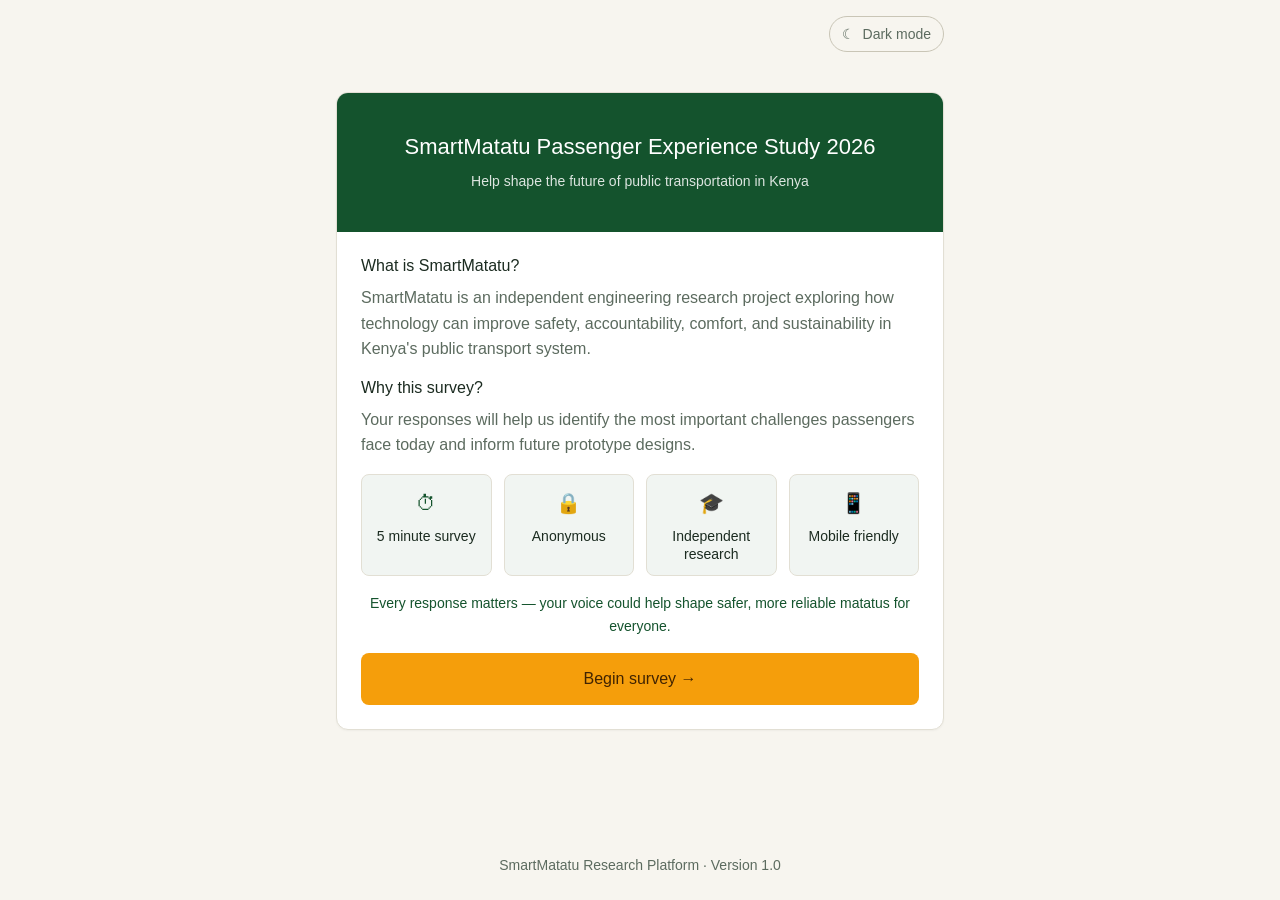
<file: index.html>
<!DOCTYPE html>
<html lang="en" data-theme="light">
<head>
  <meta charset="UTF-8" />
  <meta name="viewport" content="width=device-width, initial-scale=1.0" />
  <title>SmartMatatu Passenger Experience Study 2026</title>
  <meta name="robots" content="index, follow" />
  <link rel="stylesheet" href="css/base.css" />
  <link rel="stylesheet" href="css/layout.css" />
  <link rel="stylesheet" href="css/components.css" />
</head>
<body>

<div class="page">
  <header class="site-header">
    <button type="button" id="theme-toggle-btn" class="theme-toggle" aria-label="Switch to dark mode">
      <span aria-hidden="true" id="theme-toggle-icon">&#9789;</span>
      <span id="theme-toggle-label">Dark mode</span>
    </button>
  </header>

  <main class="page__content">
    <section class="hero-card" aria-labelledby="study-title">

      <div class="hero-card__banner">
        <h1 id="study-title" style="color:inherit; font-size:var(--font-size-lg);">
          SmartMatatu Passenger Experience Study 2026
        </h1>
        <p style="color:inherit; opacity:0.85; margin-top:var(--space-xs); font-size:var(--font-size-sm);">
          Help shape the future of public transportation in Kenya
        </p>
      </div>

      <div class="hero-card__body">

        <div>
          <h2 style="font-size:var(--font-size-base); margin-bottom:var(--space-xs);">What is SmartMatatu?</h2>
          <p>SmartMatatu is an independent engineering research project exploring how technology
          can improve safety, accountability, comfort, and sustainability in Kenya's public
          transport system.</p>
        </div>

        <div>
          <h2 style="font-size:var(--font-size-base); margin-bottom:var(--space-xs);">Why this survey?</h2>
          <p>Your responses will help us identify the most important challenges passengers face
          today and inform future prototype designs.</p>
        </div>

        <ul class="trust-badges" style="list-style:none;">
          <li class="trust-badge">
            <span class="trust-badge__icon" aria-hidden="true">&#9201;</span>
            <span class="trust-badge__label">5 minute survey</span>
          </li>
          <li class="trust-badge">
            <span class="trust-badge__icon" aria-hidden="true">&#128274;</span>
            <span class="trust-badge__label">Anonymous</span>
          </li>
          <li class="trust-badge">
            <span class="trust-badge__icon" aria-hidden="true">&#127891;</span>
            <span class="trust-badge__label">Independent research</span>
          </li>
          <li class="trust-badge">
            <span class="trust-badge__icon" aria-hidden="true">&#128241;</span>
            <span class="trust-badge__label">Mobile friendly</span>
          </li>
        </ul>

        <p class="invitation-line">
          Every response matters — your voice could help shape safer,
          more reliable matatus for everyone.
        </p>

        <button type="button" id="begin-survey-btn" class="btn btn--primary">
          Begin survey &#8594;
        </button>

      </div>
    </section>
  </main>

  <footer class="site-footer">
    <p>SmartMatatu Research Platform &middot; Version 1.0</p>
  </footer>
</div>

<!-- Scripts loaded in sequential order to share the global window namespace -->
<script src="js/data/questions.js"></script>
<script src="js/storage/storage.js"></script>
<script src="js/engine/validation.js"></script>
<script src="js/engine/engine.js"></script>
<script src="js/app.js"></script>
</body>
</html>
</file>
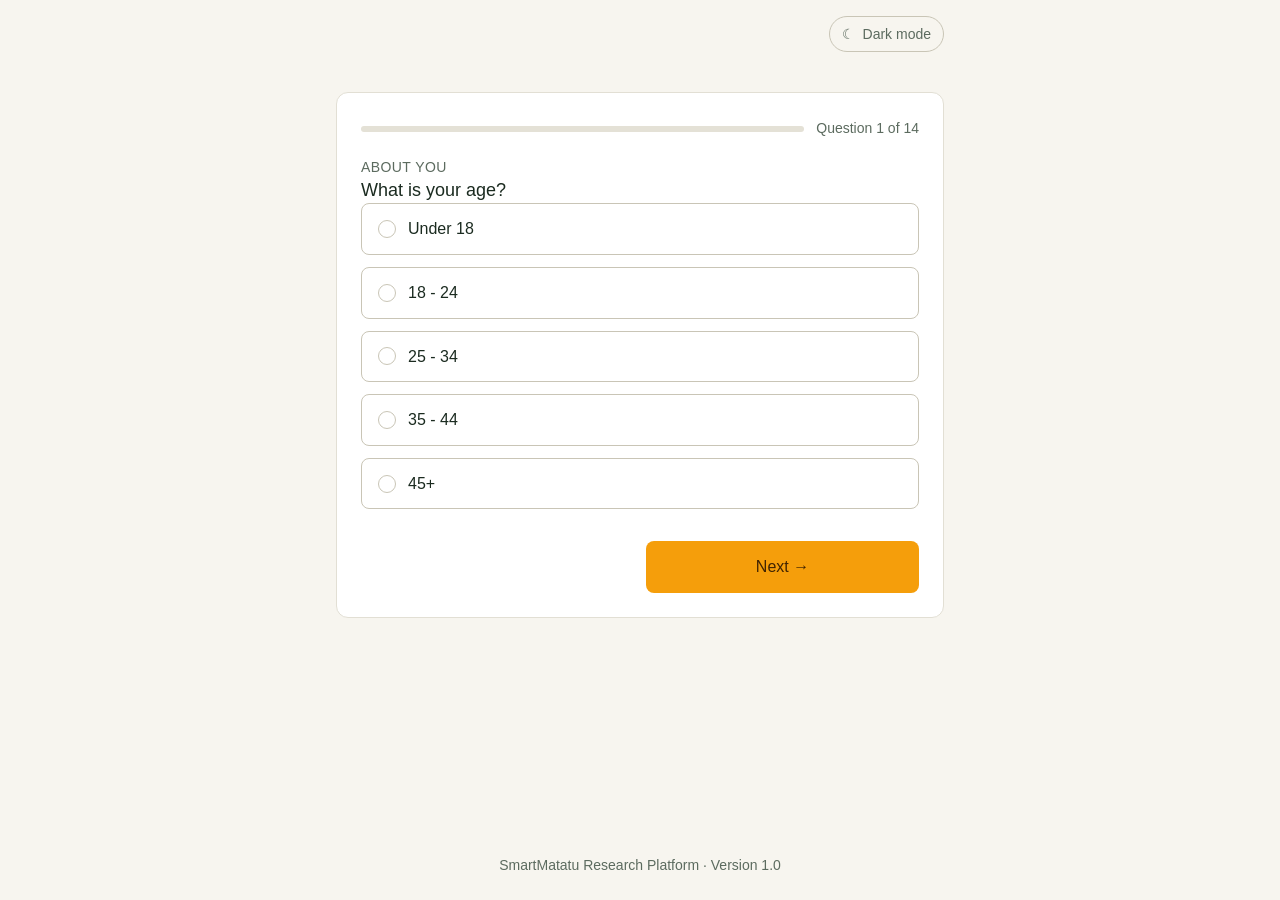
<file: survey.html>
<!DOCTYPE html>
<html lang="en" data-theme="light">
<head>
  <meta charset="UTF-8" />
  <meta name="viewport" content="width=device-width, initial-scale=1.0" />
  <title>Survey — SmartMatatu Passenger Experience Study 2026</title>
  <meta name="robots" content="noindex, nofollow" />
  <link rel="stylesheet" href="css/base.css" />
  <link rel="stylesheet" href="css/layout.css" />
  <link rel="stylesheet" href="css/components.css" />
</head>
<body>

<div class="page">
  <header class="site-header">
    <button type="button" id="theme-toggle-btn" class="theme-toggle" aria-label="Switch to dark mode">
      <span aria-hidden="true" id="theme-toggle-icon">&#9789;</span>
      <span id="theme-toggle-label">Dark mode</span>
    </button>
  </header>

  <main class="page__content">
    <div class="survey-card">

      <div class="survey-card__progress-row" role="progressbar" aria-labelledby="progress-label">
        <div class="progress-track">
          <div class="progress-fill" id="progress-fill"></div>
        </div>
        <span class="progress-label" id="progress-label">Question 1</span>
      </div>

      <div id="question-container" aria-live="polite" aria-atomic="true">
        <noscript>
          <p style="color:var(--color-text-secondary); padding:var(--space-md);">
            This survey requires JavaScript. Please enable it and refresh.
          </p>
        </noscript>
      </div>

      <div class="survey-card__nav">
        <button type="button" id="previous-btn" class="btn btn--secondary"
                style="visibility:hidden;" aria-label="Go to previous question">
          &#8592; Previous
        </button>
        <button type="button" id="next-btn" class="btn btn--primary"
                aria-label="Go to next question">
          Next &#8594;
        </button>
      </div>

    </div>
  </main>

  <footer class="site-footer">
    <p>SmartMatatu Research Platform &middot; Version 1.0</p>
  </footer>
</div>

<script src="js/data/questions.js"></script>
<script src="js/storage/storage.js"></script>
<script src="js/engine/validation.js"></script>
<script src="js/engine/engine.js"></script>
<script src="js/app.js"></script>
</body>
</html>
</file>
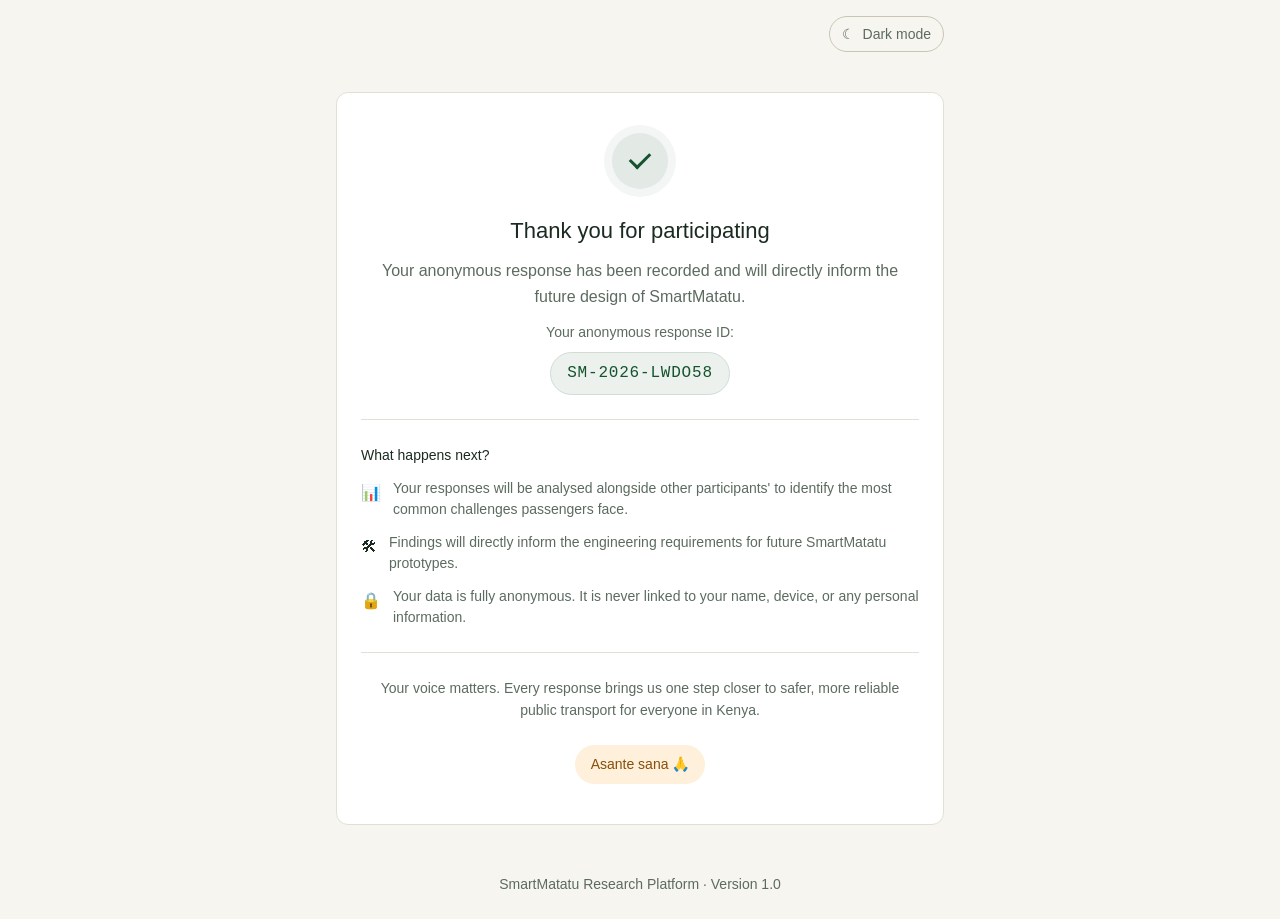
<file: thank-you.html>
<!DOCTYPE html>
<html lang="en" data-theme="light">
<head>
  <meta charset="UTF-8" />
  <meta name="viewport" content="width=device-width, initial-scale=1.0" />
  <title>Thank You — SmartMatatu Passenger Experience Study 2026</title>
  <meta name="robots" content="noindex, nofollow" />
  <link rel="stylesheet" href="css/base.css" />
  <link rel="stylesheet" href="css/layout.css" />
  <link rel="stylesheet" href="css/components.css" />
</head>
<body>

<div class="page">
  <header class="site-header">
    <button type="button" id="theme-toggle-btn" class="theme-toggle" aria-label="Switch to dark mode">
      <span aria-hidden="true" id="theme-toggle-icon">&#9789;</span>
      <span id="theme-toggle-label">Dark mode</span>
    </button>
  </header>

  <main class="page__content">
    <div class="thank-you-card">

      <div class="success-icon" role="img" aria-label="Success"></div>

      <h1 style="font-size:var(--font-size-lg); color:var(--color-text-primary);">
        Thank you for participating
      </h1>

      <p style="font-size:var(--font-size-base);">
        Your anonymous response has been recorded and will directly
        inform the future design of SmartMatatu.
      </p>

      <div>
        <p style="font-size:var(--font-size-sm); margin-bottom:var(--space-xs);">
          Your anonymous response ID:
        </p>
        <span class="response-id-display" id="response-id-display">&#8212;</span>
      </div>

      <div class="section-divider"></div>

      <div style="width:100%;">
        <p style="font-size:var(--font-size-sm); font-weight:500; color:var(--color-text-primary);
                  margin-bottom:var(--space-sm); text-align:left;">What happens next?</p>
        <div style="display:flex; flex-direction:column; gap:var(--space-sm);">
          <div class="what-next-item">
            <span class="what-next-item__icon" aria-hidden="true">&#128202;</span>
            <p class="what-next-item__text">Your responses will be analysed alongside other
            participants' to identify the most common challenges passengers face.</p>
          </div>
          <div class="what-next-item">
            <span class="what-next-item__icon" aria-hidden="true">&#128736;</span>
            <p class="what-next-item__text">Findings will directly inform the engineering
            requirements for future SmartMatatu prototypes.</p>
          </div>
          <div class="what-next-item">
            <span class="what-next-item__icon" aria-hidden="true">&#128274;</span>
            <p class="what-next-item__text">Your data is fully anonymous. It is never linked
            to your name, device, or any personal information.</p>
          </div>
        </div>
      </div>

      <div class="section-divider"></div>

      <p style="font-size:var(--font-size-sm);">
        Your voice matters. Every response brings us one step closer to safer,
        more reliable public transport for everyone in Kenya.
      </p>

      <span class="closing-badge">Asante sana &#128591;</span>

    </div>
  </main>

  <footer class="site-footer">
    <p>SmartMatatu Research Platform &middot; Version 1.0</p>
  </footer>
</div>

<script src="js/data/questions.js"></script>
<script src="js/storage/storage.js"></script>
<script src="js/engine/validation.js"></script>
<script src="js/engine/engine.js"></script>
<script src="js/app.js"></script>
</body>
</html>
</file>
<file: css/base.css>
/* ==========================================================================
   base.css
   PURPOSE: Reset styles, design tokens, typography, global accessibility.
   ========================================================================== */

:root {
  --color-primary: #14532d;        /* Deep Green */
  --color-primary-light: #1a6b3a;  /* Slightly lighter green */
  --color-accent: #f59e0b;         /* Gold */
  --color-success: #15803d;        /* Emerald green */

  --color-page-bg: #f7f5ef;        /* Soft off-white page background */
  --color-card-bg: #ffffff;        /* White card background */
  --color-track-bg: #e4e1d6;       /* Progress bar track */

  --color-text-primary: #1b2b20;   /* Main body text */
  --color-text-secondary: #5c6b5f; /* Supporting/muted text */
  --color-text-on-accent: #412402; /* Text on gold */
  --color-text-on-primary: #ffffff;/* Text on green */

  --color-border: #e2dfd4;         
  --color-border-strong: #c9c5b6;  

  --font-sans: -apple-system, BlinkMacSystemFont, "Segoe UI", Roboto, Helvetica, Arial, sans-serif;

  --font-size-sm: 0.875rem;   /* 14px */
  --font-size-base: 1rem;     /* 16px */
  --font-size-md: 1.125rem;   /* 18px */
  --font-size-lg: 1.375rem;   /* 22px */
  --font-size-xl: 1.75rem;    /* 28px */

  --space-xs: 0.5rem;   /* 8px  */
  --space-sm: 0.75rem;  /* 12px */
  --space-md: 1rem;     /* 16px */
  --space-lg: 1.5rem;   /* 24px */
  --space-xl: 2.5rem;   /* 40px */

  --radius-sm: 8px;   
  --radius-md: 12px;  
  --radius-pill: 999px; 

  --transition-base: 200ms ease;
}

[data-theme="dark"] {
  --color-primary: #3ea868;
  --color-primary-light: #5bc183;
  --color-accent: #f5a623;
  --color-success: #4ade80;

  --color-page-bg: #15201a;
  --color-card-bg: #1e2a22;
  --color-track-bg: #2c3a30;

  --color-text-primary: #e9f0ea;
  --color-text-secondary: #9fb2a4;
  --color-text-on-accent: #1b1203;
  --color-text-on-primary: #ffffff;

  --color-border: #2c3a30;
  --color-border-strong: #3c4d40;
}

*,
*::before,
*::after {
  box-sizing: border-box;
  margin: 0;
  padding: 0;
}

html {
  scroll-behavior: smooth;
}

img,
svg {
  display: block;
  max-width: 100%;
}

button,
input,
select,
textarea {
  font: inherit;
  color: inherit;
}

button {
  cursor: pointer;
  background: none;
  border: none;
}

a {
  color: inherit;
}

body {
  font-family: var(--font-sans);
  font-size: var(--font-size-base);
  line-height: 1.6;
  color: var(--color-text-primary);
  background-color: var(--color-page-bg);
  transition: background-color var(--transition-base), color var(--transition-base);
}

h1, h2, h3 {
  font-weight: 500;
  line-height: 1.3;
}

h1 { font-size: var(--font-size-xl); }
h2 { font-size: var(--font-size-lg); }
h3 { font-size: var(--font-size-md); }

p {
  color: var(--color-text-secondary);
}

@media (prefers-reduced-motion: reduce) {
  *,
  *::before,
  *::after {
    animation-duration: 0.01ms !important;
    animation-iteration-count: 1 !important;
    transition-duration: 0.01ms !important;
    scroll-behavior: auto !important;
  }
}

.sr-only {
  position: absolute;
  width: 1px;
  height: 1px;
  padding: 0;
  margin: -1px;
  overflow: hidden;
  clip: rect(0, 0, 0, 0);
  white-space: nowrap;
  border: 0;
}

a:focus-visible,
button:focus-visible,
input:focus-visible,
select:focus-visible,
textarea:focus-visible,
[tabindex]:focus-visible {
  outline: 2px solid var(--color-primary);
  outline-offset: 2px;
}
</file>
<file: css/layout.css>
/* ==========================================================================
   layout.css
   PURPOSE: Grid setups, page structural frameworks, and card layouts.
   ========================================================================== */

.page {
  min-height: 100vh;
  display: flex;
  flex-direction: column;
}

.page__content {
  flex: 1;
  width: 100%;
  max-width: 640px;
  margin-inline: auto;
  padding: var(--space-lg) var(--space-md);
}

.site-header {
  width: 100%;
  max-width: 640px;
  margin-inline: auto;
  padding: var(--space-md);
  display: flex;
  justify-content: flex-end;
}

.site-footer {
  width: 100%;
  text-align: center;
  padding: var(--space-lg) var(--space-md);
  font-size: var(--font-size-sm);
  color: var(--color-text-secondary);
}

.hero-card {
  background-color: var(--color-card-bg);
  border: 0.5px solid var(--color-border);
  border-radius: var(--radius-md);
  overflow: hidden;
  box-shadow: 0 1px 2px rgba(0, 0, 0, 0.04);
}

.hero-card__banner {
  background-color: var(--color-primary);
  color: var(--color-text-on-primary);
  text-align: center;
  padding: var(--space-xl) var(--space-lg);
}

.hero-card__body {
  padding: var(--space-lg);
  display: flex;
  flex-direction: column;
  gap: var(--space-md);
}

.trust-badges {
  display: grid;
  grid-template-columns: repeat(2, 1fr);
  gap: var(--space-sm);
}

@media (min-width: 480px) {
  .trust-badges {
    grid-template-columns: repeat(4, 1fr);
  }
}

.survey-card {
  background-color: var(--color-card-bg);
  border: 0.5px solid var(--color-border);
  border-radius: var(--radius-md);
  padding: var(--space-lg);
  display: flex;
  flex-direction: column;
  gap: var(--space-md);
}

.survey-card__progress-row {
  display: flex;
  align-items: center;
  gap: var(--space-sm);
}

.survey-card__nav {
  display: flex;
  gap: var(--space-sm);
  margin-top: var(--space-md);
}

.survey-card__nav > * {
  flex: 1;
}

.thank-you-card {
  background-color: var(--color-card-bg);
  border: 0.5px solid var(--color-border);
  border-radius: var(--radius-md);
  padding: var(--space-xl) var(--space-lg);
  text-align: center;
  display: flex;
  flex-direction: column;
  align-items: center;
  gap: var(--space-sm);
}
</file>
<file: css/components.css>
/* ==========================================================================
   components.css
   PURPOSE: Styles for UI components like inputs, buttons, and badges.
   ========================================================================== */

.btn {
  display: inline-flex;
  align-items: center;
  justify-content: center;
  gap: var(--space-xs);
  width: 100%;
  padding: var(--space-sm) var(--space-md);
  border-radius: var(--radius-sm);
  font-size: var(--font-size-base);
  font-weight: 500;
  border: 0.5px solid transparent;
  transition: transform var(--transition-base), background-color var(--transition-base);
  min-height: 44px;
}

.btn:active {
  transform: scale(0.98);
}

.btn--primary {
  background-color: var(--color-accent);
  color: var(--color-text-on-accent);
}

.btn--secondary {
  background-color: transparent;
  border-color: var(--color-border-strong);
  color: var(--color-text-primary);
}

.trust-badge {
  background-color: color-mix(in srgb, var(--color-primary) 6%, var(--color-card-bg));
  border: 0.5px solid var(--color-border);
  border-radius: var(--radius-sm);
  padding: var(--space-sm);
  text-align: center;
  display: flex;
  flex-direction: column;
  align-items: center;
  gap: var(--space-xs);
}

.trust-badge__icon {
  font-size: 1.25rem;
  color: var(--color-primary);
}

.trust-badge__label {
  font-size: var(--font-size-sm);
  font-weight: 500;
  color: var(--color-text-primary);
  line-height: 1.3;
}

.invitation-line {
  font-size: var(--font-size-sm);
  font-weight: 500;
  color: var(--color-primary);
  text-align: center;
}

.theme-toggle {
  display: inline-flex;
  align-items: center;
  gap: var(--space-xs);
  padding: 6px 12px;
  border: 0.5px solid var(--color-border-strong);
  border-radius: var(--radius-pill);
  font-size: var(--font-size-sm);
  color: var(--color-text-secondary);
  background-color: transparent;
}

.theme-toggle:hover {
  background-color: color-mix(in srgb, var(--color-primary) 6%, var(--color-card-bg));
}

.progress-track {
  flex: 1;
  height: 6px;
  background-color: var(--color-track-bg);
  border-radius: var(--radius-pill);
  overflow: hidden;
}

.progress-fill {
  height: 100%;
  width: 0%;
  background: linear-gradient(90deg, var(--color-primary), var(--color-primary-light));
  border-radius: var(--radius-pill);
  transition: width var(--transition-base);
}

.progress-label {
  font-size: var(--font-size-sm);
  color: var(--color-text-secondary);
  white-space: nowrap;
}

.question-section-label {
  font-size: var(--font-size-sm);
  color: var(--color-text-secondary);
  text-transform: uppercase;
  letter-spacing: 0.03em;
}

.question-text {
  font-size: var(--font-size-md);
  font-weight: 500;
  color: var(--color-text-primary);
  line-height: 1.4;
}

.validation-message {
  font-size: var(--font-size-sm);
  color: #b91c1c;
  background-color: #fef2f2;
  border: 0.5px solid #fecaca;
  border-radius: var(--radius-sm);
  padding: var(--space-sm);
}

[data-theme="dark"] .validation-message {
  color: #fca5a5;
  background-color: #2a1515;
  border-color: #4a2323;
}

.option-list {
  display: flex;
  flex-direction: column;
  gap: var(--space-sm);
  border: none;
}

.option {
  display: flex;
  align-items: center;
  gap: var(--space-sm);
  padding: var(--space-sm) var(--space-md);
  border: 0.5px solid var(--color-border-strong);
  border-radius: var(--radius-sm);
  cursor: pointer;
  transition: border-color var(--transition-base), background-color var(--transition-base);
  min-height: 44px;
}

.option:hover {
  background-color: color-mix(in srgb, var(--color-primary) 4%, var(--color-card-bg));
}

.option--selected {
  border-color: var(--color-primary);
  border-width: 1.5px;
  background-color: color-mix(in srgb, var(--color-primary) 8%, var(--color-card-bg));
  color: var(--color-primary);
  font-weight: 500;
}

.option__marker {
  flex-shrink: 0;
  width: 18px;
  height: 18px;
  border-radius: 50%;
  border: 1.5px solid var(--color-border-strong);
  display: flex;
  align-items: center;
  justify-content: center;
  transition: border-color var(--transition-base), background-color var(--transition-base);
}

.option--selected .option__marker {
  border-color: var(--color-primary);
  background-color: var(--color-primary);
}

.option--selected .option__marker::after {
  content: "";
  width: 5px;
  height: 9px;
  border-right: 2px solid white;
  border-bottom: 2px solid white;
  transform: rotate(45deg) translate(-1px, -1px);
}

.option__label {
  font-size: var(--font-size-base);
}

.option__input:focus-visible ~ .option__marker {
  outline: 2px solid var(--color-primary);
  outline-offset: 2px;
}

.text-input {
  width: 100%;
  padding: var(--space-sm) var(--space-md);
  border: 0.5px solid var(--color-border-strong);
  border-radius: var(--radius-sm);
  background-color: var(--color-card-bg);
  color: var(--color-text-primary);
  font-size: var(--font-size-base);
  transition: border-color var(--transition-base);
}

.text-input:focus {
  border-color: var(--color-primary);
}

.text-input--multiline {
  resize: vertical;
  min-height: 100px;
  font-family: inherit;
  line-height: 1.5;
}

.open-ended {
  display: flex;
  flex-direction: column;
}

.ranking-list {
  display: flex;
  flex-direction: column;
  gap: var(--space-xs);
}

.ranking-slot {
  display: flex;
  align-items: center;
  gap: var(--space-sm);
  padding: var(--space-xs) var(--space-sm);
  border: 0.5px solid var(--color-border);
  border-radius: var(--radius-sm);
}

.ranking-slot__number {
  flex-shrink: 0;
  width: 28px;
  font-weight: 500;
  color: var(--color-primary);
  font-size: var(--font-size-sm);
}

.ranking-slot__select {
  flex: 1;
  padding: var(--space-xs) var(--space-sm);
  border: 0.5px solid var(--color-border-strong);
  border-radius: var(--radius-sm);
  background-color: var(--color-card-bg);
  color: var(--color-text-primary);
  font-size: var(--font-size-sm);
  min-height: 40px;
}

.ranking-slot:has(.ranking-slot__select option:checked[value=""]) {
  border-style: dashed;
}

.info-card {
  background-color: color-mix(in srgb, var(--color-primary) 5%, var(--color-card-bg));
  border: 0.5px solid color-mix(in srgb, var(--color-primary) 20%, var(--color-card-bg));
  border-radius: var(--radius-sm);
  padding: var(--space-md);
}

.info-card__list {
  list-style: none;
  display: flex;
  flex-direction: column;
  gap: var(--space-sm);
}

.info-card__item {
  font-size: var(--font-size-sm);
  color: var(--color-text-primary);
  line-height: 1.55;
  padding-left: var(--space-xs);
  border-left: 2px solid var(--color-primary);
  padding: var(--space-xs) var(--space-sm);
}

.success-icon {
  width: 56px;
  height: 56px;
  border-radius: 50%;
  background-color: color-mix(in srgb, var(--color-primary) 12%, var(--color-card-bg));
  box-shadow: 0 0 0 8px color-mix(in srgb, var(--color-primary) 5%, var(--color-card-bg));
  display: flex;
  align-items: center;
  justify-content: center;
  margin-bottom: var(--space-md);
}

.success-icon::after {
  content: "";
  width: 12px;
  height: 20px;
  border-right: 3px solid var(--color-primary);
  border-bottom: 3px solid var(--color-primary);
  transform: rotate(45deg) translate(-2px, -2px);
}

.response-id-display {
  display: inline-block;
  font-family: monospace;
  font-size: var(--font-size-base);
  font-weight: 500;
  color: var(--color-primary);
  background-color: color-mix(in srgb, var(--color-primary) 8%, var(--color-card-bg));
  border: 0.5px solid color-mix(in srgb, var(--color-primary) 20%, var(--color-card-bg));
  border-radius: var(--radius-pill);
  padding: var(--space-xs) var(--space-md);
  letter-spacing: 0.05em;
}

.closing-badge {
  display: inline-block;
  font-size: var(--font-size-sm);
  font-weight: 500;
  color: #854f0b;
  background-color: color-mix(in srgb, var(--color-accent) 15%, var(--color-card-bg));
  border-radius: var(--radius-pill);
  padding: var(--space-xs) var(--space-md);
  margin-top: var(--space-sm);
}

[data-theme="dark"] .closing-badge {
  color: var(--color-accent);
}

.section-divider {
  width: 100%;
  height: 0.5px;
  background-color: var(--color-border);
  margin: var(--space-sm) 0;
}

.what-next-item {
  display: flex;
  align-items: flex-start;
  gap: var(--space-sm);
  text-align: left;
}

.what-next-item__icon {
  flex-shrink: 0;
  font-size: 1rem;
  margin-top: 2px;
}

.what-next-item__text {
  font-size: var(--font-size-sm);
  color: var(--color-text-secondary);
  line-height: 1.5;
}
</file>
